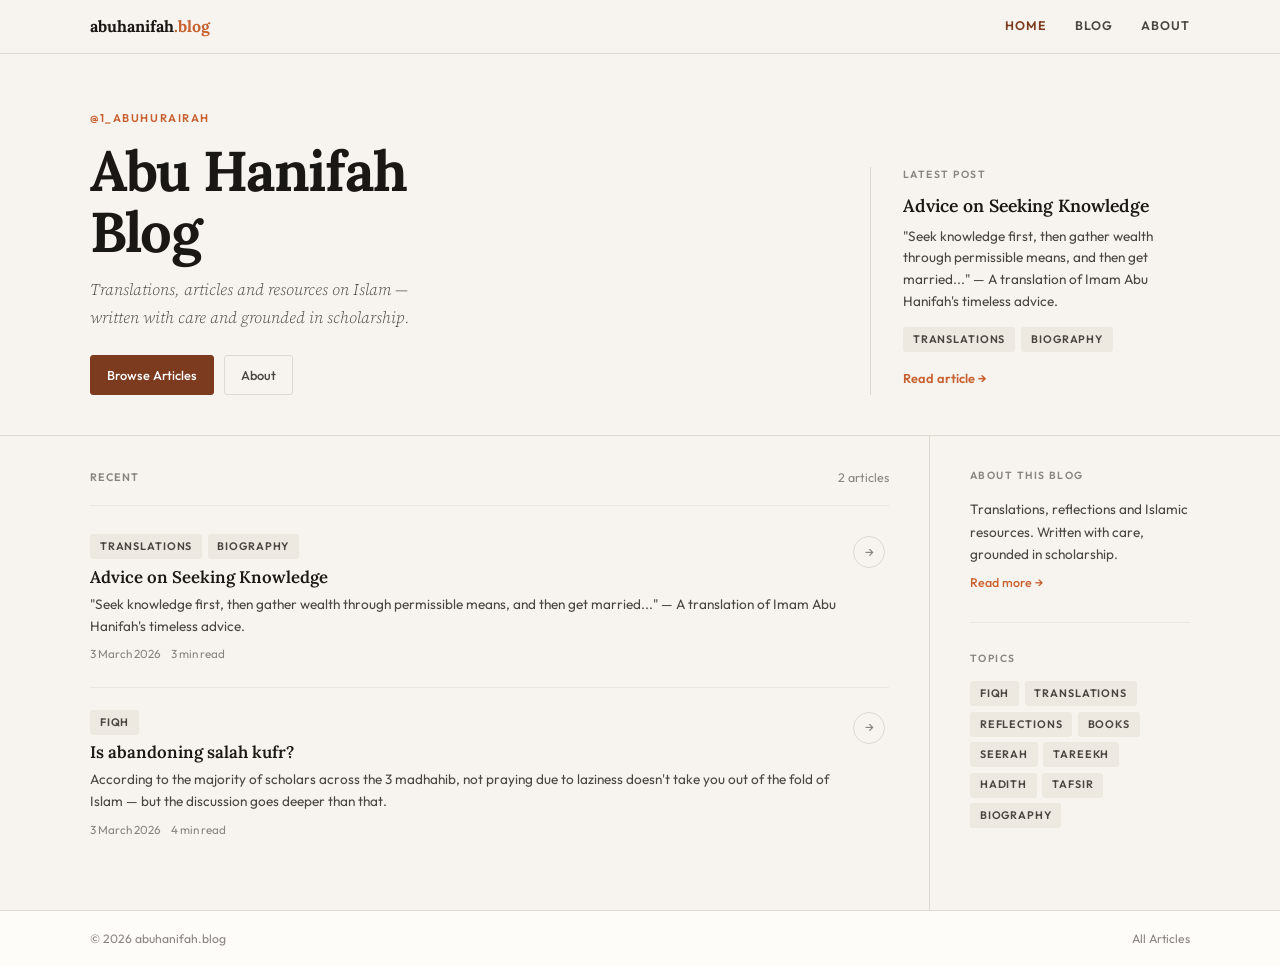
<file: index.html>
<!DOCTYPE html>
<html lang="en">
<head>
  <meta charset="UTF-8" />
  <meta name="viewport" content="width=device-width, initial-scale=1.0" />
  <meta name="description" content="Abu Hanifah Blog — Translations, reflections, and Islamic resources." />
  <title>Abu Hanifah</title>
  <link rel="preconnect" href="https://fonts.googleapis.com">
  <link rel="preconnect" href="https://fonts.gstatic.com" crossorigin>
  <link href="https://fonts.googleapis.com/css2?family=Lora:ital,wght@0,400;0,600;0,700;1,400;1,600&family=Source+Serif+4:ital,opsz,wght@0,8..60,300;0,8..60,400;1,8..60,300;1,8..60,400&family=Outfit:wght@300;400;500;600&display=swap" rel="stylesheet">
  <link rel="stylesheet" href="style.css" />
</head>
<body>
  <header class="site-header">
    <div class="container nav-wrap">
      <a href="index.html" class="logo">abuhanifah<span>.blog</span></a>
      <nav class="nav">
        <a href="index.html" class="active">Home</a>
        <a href="blog.html">Blog</a>
        <a href="about.html">About</a>
      </nav>
    </div>
  </header>

  <main>
    <section class="home-hero">
      <div class="container">
        <div class="home-hero-inner">
          <div class="home-hero-left">
            <span class="kicker">@1_abuhurairah</span>
            <h1>Abu Hanifah<br>Blog</h1>
            <p class="home-tagline">Translations, articles and resources on Islam — written with care and grounded in scholarship.</p>
            <div style="margin-top: 1.5rem; display: flex; gap: 0.6rem; flex-wrap: wrap;">
              <a href="blog.html" class="btn btn-primary">Browse Articles</a>
              <a href="about.html" class="btn btn-ghost">About</a>
            </div>
          </div>
          <div class="home-hero-right" id="latest-post-block">
            <!-- injected by JS -->
          </div>
        </div>
      </div>
    </section>

    <!-- Recent posts -->
    <section>
      <div class="container">
        <div class="content-layout">
          <div class="posts-column">
            <div class="posts-filter-bar">
              <span class="filter-label">Recent</span>
              <span class="posts-count" id="home-count"></span>
            </div>
            <div class="post-list" id="home-post-list"></div>
          </div>
          <aside class="sidebar" id="home-sidebar"></aside>
        </div>
      </div>
    </section>
  </main>

  <footer class="site-footer">
    <div class="container footer-wrap">
      <p>© <span id="year"></span> abuhanifah.blog</p>
      <a href="blog.html">All Articles</a>
    </div>
  </footer>

  <script src="posts.js"></script>
  <script src="script.js"></script>
  <script>
    document.getElementById('year').textContent = new Date().getFullYear();

    // Latest post
    const latest = POSTS[POSTS.length - 1];
    document.getElementById('latest-post-block').innerHTML = `
      <span class="latest-label">Latest Post</span>
      <div class="latest-title"><a href="${latest.file}" style="color:inherit;">${latest.title}</a></div>
      <div class="latest-excerpt">${latest.excerpt}</div>
      <div style="display:flex; gap:0.4rem; flex-wrap:wrap; margin-bottom:0.85rem;">
        ${latest.tags.map(t => `<span class="tag" style="cursor:default; pointer-events:none;">${t}</span>`).join('')}
      </div>
      <a href="${latest.file}" class="text-link">Read article →</a>
    `;

    // Post list (all, max 6 on home)
    const listEl = document.getElementById('home-post-list');
    const shown = [...POSTS].reverse().slice(0, 6);
    document.getElementById('home-count').textContent = `${POSTS.length} article${POSTS.length !== 1 ? 's' : ''}`;
    listEl.innerHTML = shown.map(p => `
      <div class="post-item">
        <div class="post-item-left">
          <div class="post-item-tags">${p.tags.map(t => `<span class="tag" style="cursor:default;">${t}</span>`).join('')}</div>
          <div class="post-item-title"><a href="${p.file}">${p.title}</a></div>
          <div class="post-item-excerpt">${p.excerpt}</div>
          <div class="post-item-meta"><span>${p.date}</span><span>${p.readTime} read</span></div>
        </div>
        <div><a href="${p.file}" class="read-arrow" title="Read">→</a></div>
      </div>
    `).join('');

    // Sidebar
    document.getElementById('home-sidebar').innerHTML = `
      <div class="sidebar-section sidebar-about">
        <span class="sidebar-heading">About this blog</span>
        <p>Translations, reflections and Islamic resources. Written with care, grounded in scholarship.</p>
        <a href="about.html">Read more →</a>
      </div>
      <div class="sidebar-section">
        <span class="sidebar-heading">Topics</span>
        <div class="sidebar-tag-list">
          ${TAGS.map(t => `<a href="blog.html?tag=${t}" class="tag">${t}</a>`).join('')}
        </div>
      </div>
    `;
  </script>
</body>
</html>
</file>
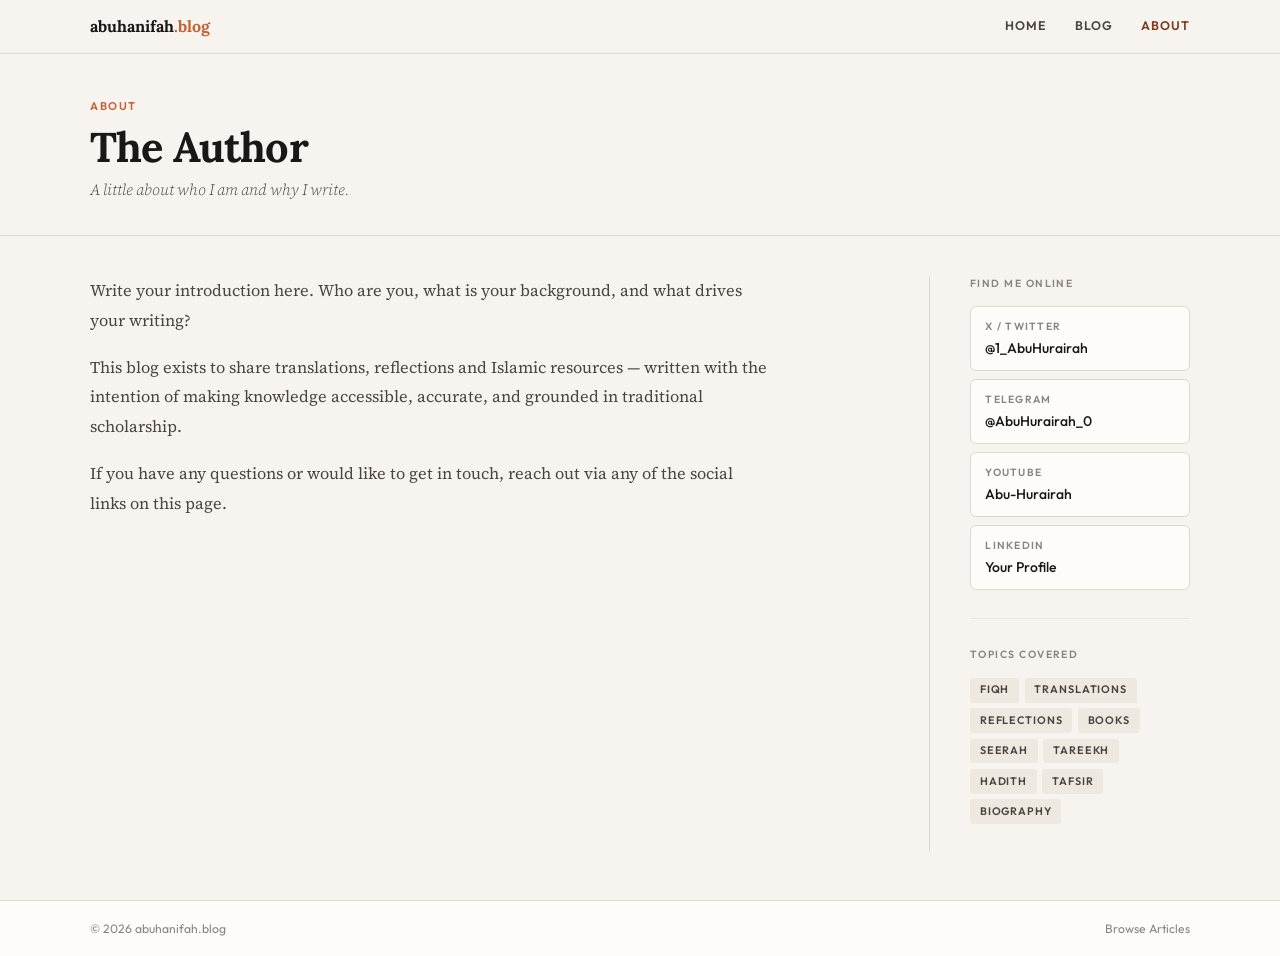
<file: about.html>
<!DOCTYPE html>
<html lang="en">
<head>
  <meta charset="UTF-8" />
  <meta name="viewport" content="width=device-width, initial-scale=1.0" />
  <meta name="description" content="About Abu Hanifah Blog." />
  <title>About | Abu Hanifah Blog</title>
  <link rel="preconnect" href="https://fonts.googleapis.com">
  <link rel="preconnect" href="https://fonts.gstatic.com" crossorigin>
  <link href="https://fonts.googleapis.com/css2?family=Lora:ital,wght@0,400;0,600;0,700;1,400;1,600&family=Source+Serif+4:ital,opsz,wght@0,8..60,300;0,8..60,400;1,8..60,300;1,8..60,400&family=Outfit:wght@300;400;500;600&display=swap" rel="stylesheet">
  <link rel="stylesheet" href="style.css" />
</head>
<body>
  <header class="site-header">
    <div class="container nav-wrap">
      <a href="index.html" class="logo">abuhanifah<span>.blog</span></a>
      <nav class="nav">
        <a href="index.html">Home</a>
        <a href="blog.html">Blog</a>
        <a href="about.html" class="active">About</a>
      </nav>
    </div>
  </header>

  <main>
    <div class="page-hero">
      <div class="container">
        <span class="kicker">About</span>
        <h1>The Author</h1>
        <p class="subtitle">A little about who I am and why I write.</p>
      </div>
    </div>

    <div class="container">
      <div class="about-body">
        <div class="about-prose">
          <!-- ── EDIT YOUR BIO HERE ── -->
          <p>
            Write your introduction here. Who are you, what is your background, and what drives your writing?
          </p>
          <p>
            This blog exists to share translations, reflections and Islamic resources — written with the intention of making knowledge accessible, accurate, and grounded in traditional scholarship.
          </p>
          <p>
            If you have any questions or would like to get in touch, reach out via any of the social links on this page.
          </p>
          <!-- ── END BIO ── -->
        </div>

        <aside class="about-sidebar">
          <div class="sidebar-section">
            <span class="sidebar-heading">Find me online</span>
            <div class="social-list">
              <a class="social-item" href="https://x.com/1_AbuHurairah" target="_blank" rel="noopener noreferrer">
                <span class="platform">X / Twitter</span>
                <span class="handle">@1_AbuHurairah</span>
              </a>
              <a class="social-item" href="https://t.me/AbuHurairah_0" target="_blank" rel="noopener noreferrer">
                <span class="platform">Telegram</span>
                <span class="handle">@AbuHurairah_0</span>
              </a>
              <a class="social-item" href="https://www.youtube.com/@1_AbuHurairah" target="_blank" rel="noopener noreferrer">
                <span class="platform">YouTube</span>
                <span class="handle">Abu-Hurairah</span>
              </a>
              <a class="social-item" href="#" target="_blank" rel="noopener noreferrer">
                <span class="platform">LinkedIn</span>
                <span class="handle">Your Profile</span>
              </a>
            </div>
          </div>

          <div class="sidebar-section">
            <span class="sidebar-heading">Topics covered</span>
            <div class="sidebar-tag-list" id="about-tags"></div>
          </div>
        </aside>
      </div>
    </div>
  </main>

  <footer class="site-footer">
    <div class="container footer-wrap">
      <p>© <span id="year"></span> abuhanifah.blog</p>
      <a href="blog.html">Browse Articles</a>
    </div>
  </footer>

  <script src="posts.js"></script>
  <script src="script.js"></script>
  <script>
    document.getElementById('year').textContent = new Date().getFullYear();
    document.getElementById('about-tags').innerHTML = TAGS.map(t =>
      `<a href="blog.html?tag=${t}" class="tag">${t}</a>`
    ).join('');
  </script>
</body>
</html>
</file>
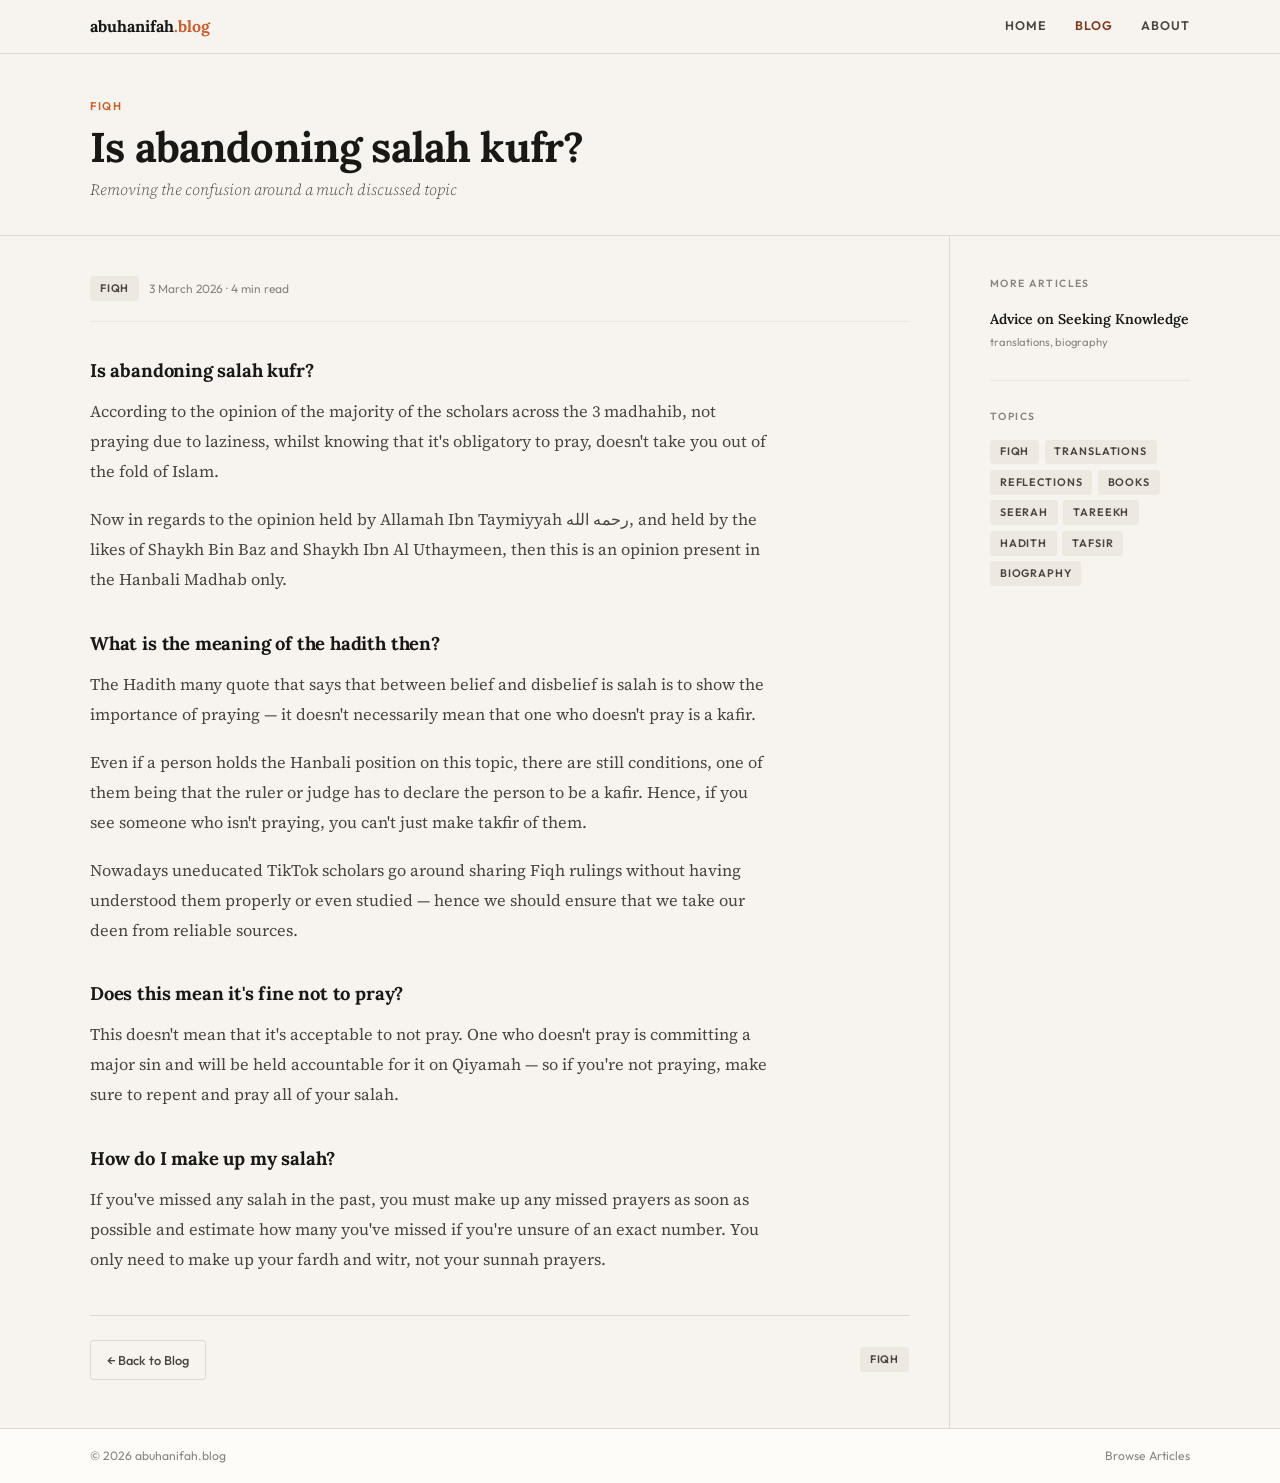
<file: article1.html>
<!DOCTYPE html>
<html lang="en">
<head>
  <meta charset="UTF-8" />
  <meta name="viewport" content="width=device-width, initial-scale=1.0" />
  <meta name="description" content="Is abandoning salah kufr? Removing the confusion around a much discussed topic." />
  <title>Is abandoning salah kufr? | Abu Hanifah Blog</title>
  <link rel="preconnect" href="https://fonts.googleapis.com">
  <link rel="preconnect" href="https://fonts.gstatic.com" crossorigin>
  <link href="https://fonts.googleapis.com/css2?family=Lora:ital,wght@0,400;0,600;0,700;1,400;1,600&family=Source+Serif+4:ital,opsz,wght@0,8..60,300;0,8..60,400;1,8..60,300;1,8..60,400&family=Outfit:wght@300;400;500;600&display=swap" rel="stylesheet">
  <link rel="stylesheet" href="style.css" />
</head>
<body>
  <header class="site-header">
    <div class="container nav-wrap">
      <a href="index.html" class="logo">abuhanifah<span>.blog</span></a>
      <nav class="nav">
        <a href="index.html">Home</a>
        <a href="blog.html" class="active">Blog</a>
        <a href="about.html">About</a>
      </nav>
    </div>
  </header>

  <main>
    <div class="page-hero">
      <div class="container">
        <span class="kicker">Fiqh</span>
        <h1>Is abandoning salah kufr?</h1>
        <p class="subtitle">Removing the confusion around a much discussed topic</p>
      </div>
    </div>

    <div class="container">
      <div class="article-layout">
        <article class="article-main">
          <div class="article-meta-row">
            <span class="tag" style="cursor:default;">fiqh</span>
            <span class="meta-date">3 March 2026 · 4 min read</span>
          </div>

          <div class="article-body">
            <h3>Is abandoning salah kufr?</h3>
            <p>
              According to the opinion of the majority of the scholars across the 3 madhahib, not praying due to laziness, whilst knowing that it's obligatory to pray, doesn't take you out of the fold of Islam.
            </p>
            <p>
              Now in regards to the opinion held by Allamah Ibn Taymiyyah رحمه الله, and held by the likes of Shaykh Bin Baz and Shaykh Ibn Al Uthaymeen, then this is an opinion present in the Hanbali Madhab only.
            </p>

            <h3>What is the meaning of the hadith then?</h3>
            <p>
              The Hadith many quote that says that between belief and disbelief is salah is to show the importance of praying — it doesn't necessarily mean that one who doesn't pray is a kafir.
            </p>
            <p>
              Even if a person holds the Hanbali position on this topic, there are still conditions, one of them being that the ruler or judge has to declare the person to be a kafir. Hence, if you see someone who isn't praying, you can't just make takfir of them.
            </p>
            <p>
              Nowadays uneducated TikTok scholars go around sharing Fiqh rulings without having understood them properly or even studied — hence we should ensure that we take our deen from reliable sources.
            </p>

            <h3>Does this mean it's fine not to pray?</h3>
            <p>
              This doesn't mean that it's acceptable to not pray. One who doesn't pray is committing a major sin and will be held accountable for it on Qiyamah — so if you're not praying, make sure to repent and pray all of your salah.
            </p>

            <h3>How do I make up my salah?</h3>
            <p>
              If you've missed any salah in the past, you must make up any missed prayers as soon as possible and estimate how many you've missed if you're unsure of an exact number. You only need to make up your fardh and witr, not your sunnah prayers.
            </p>
          </div>

          <div class="article-footer">
            <a href="blog.html" class="btn btn-ghost">← Back to Blog</a>
            <div style="display:flex; gap:0.4rem;">
              <span class="tag" style="cursor:default;">fiqh</span>
            </div>
          </div>
        </article>

        <aside class="article-sidebar" id="article1-sidebar"></aside>
      </div>
    </div>
  </main>

  <footer class="site-footer">
    <div class="container footer-wrap">
      <p>© <span id="year"></span> abuhanifah.blog</p>
      <a href="blog.html">Browse Articles</a>
    </div>
  </footer>

  <script src="posts.js"></script>
  <script src="script.js"></script>
  <script>
    document.getElementById('year').textContent = new Date().getFullYear();
    const thisFile = 'article1.html';
    const others = [...POSTS].reverse().filter(p => p.file !== thisFile).slice(0, 4);
    document.getElementById('article1-sidebar').innerHTML = `
      <div class="sidebar-section">
        <span class="sidebar-heading">More Articles</span>
        <div class="sidebar-recent">
          ${others.map(p => `
            <div class="sidebar-recent-item">
              <a href="${p.file}">${p.title}</a>
              <div class="meta">${p.tags.join(', ')}</div>
            </div>
          `).join('')}
        </div>
      </div>
      <div class="sidebar-section">
        <span class="sidebar-heading">Topics</span>
        <div class="sidebar-tag-list">
          ${TAGS.map(t => `<a href="blog.html?tag=${t}" class="tag">${t}</a>`).join('')}
        </div>
      </div>
    `;
  </script>
</body>
</html>
</file>
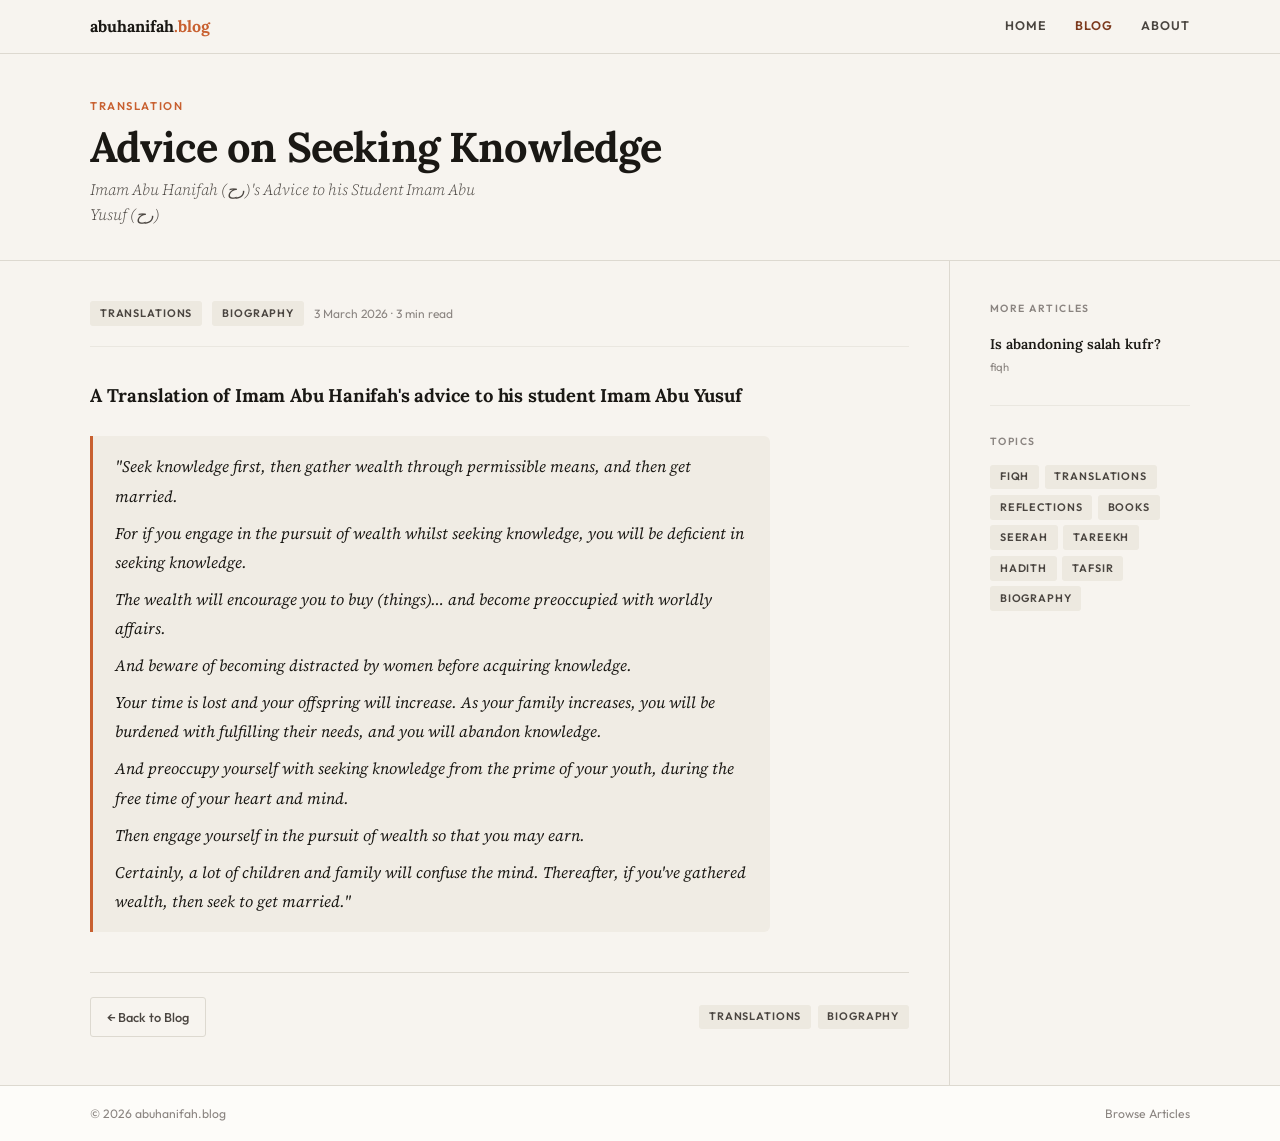
<file: article2.html>
<!DOCTYPE html>
<html lang="en">
<head>
  <meta charset="UTF-8" />
  <meta name="viewport" content="width=device-width, initial-scale=1.0" />
  <meta name="description" content="Imam Abu Hanifah's advice to his student Imam Abu Yusuf on seeking knowledge." />
  <title>Advice on Seeking Knowledge | Abu Hanifah Blog</title>
  <link rel="preconnect" href="https://fonts.googleapis.com">
  <link rel="preconnect" href="https://fonts.gstatic.com" crossorigin>
  <link href="https://fonts.googleapis.com/css2?family=Lora:ital,wght@0,400;0,600;0,700;1,400;1,600&family=Source+Serif+4:ital,opsz,wght@0,8..60,300;0,8..60,400;1,8..60,300;1,8..60,400&family=Outfit:wght@300;400;500;600&display=swap" rel="stylesheet">
  <link rel="stylesheet" href="style.css" />
</head>
<body>
  <header class="site-header">
    <div class="container nav-wrap">
      <a href="index.html" class="logo">abuhanifah<span>.blog</span></a>
      <nav class="nav">
        <a href="index.html">Home</a>
        <a href="blog.html" class="active">Blog</a>
        <a href="about.html">About</a>
      </nav>
    </div>
  </header>

  <main>
    <div class="page-hero">
      <div class="container">
        <span class="kicker">Translation</span>
        <h1>Advice on Seeking Knowledge</h1>
        <p class="subtitle">Imam Abu Hanifah (رح)'s Advice to his Student Imam Abu Yusuf (رح)</p>
      </div>
    </div>

    <div class="container">
      <div class="article-layout">
        <article class="article-main">
          <div class="article-meta-row">
            <span class="tag" style="cursor:default;">translations</span>
            <span class="tag" style="cursor:default;">biography</span>
            <span class="meta-date">3 March 2026 · 3 min read</span>
          </div>

          <div class="article-body">
            <h3>A Translation of Imam Abu Hanifah's advice to his student Imam Abu Yusuf</h3>
            <blockquote>
              <p>"Seek knowledge first, then gather wealth through permissible means, and then get married.</p>
              <p>For if you engage in the pursuit of wealth whilst seeking knowledge, you will be deficient in seeking knowledge.</p>
              <p>The wealth will encourage you to buy (things)… and become preoccupied with worldly affairs.</p>
              <p>And beware of becoming distracted by women before acquiring knowledge.</p>
              <p>Your time is lost and your offspring will increase. As your family increases, you will be burdened with fulfilling their needs, and you will abandon knowledge.</p>
              <p>And preoccupy yourself with seeking knowledge from the prime of your youth, during the free time of your heart and mind.</p>
              <p>Then engage yourself in the pursuit of wealth so that you may earn.</p>
              <p>Certainly, a lot of children and family will confuse the mind. Thereafter, if you've gathered wealth, then seek to get married."</p>
            </blockquote>
          </div>

          <div class="article-footer">
            <a href="blog.html" class="btn btn-ghost">← Back to Blog</a>
            <div style="display:flex; gap:0.4rem;">
              <span class="tag" style="cursor:default;">translations</span>
              <span class="tag" style="cursor:default;">biography</span>
            </div>
          </div>
        </article>

        <aside class="article-sidebar" id="article2-sidebar"></aside>
      </div>
    </div>
  </main>

  <footer class="site-footer">
    <div class="container footer-wrap">
      <p>© <span id="year"></span> abuhanifah.blog</p>
      <a href="blog.html">Browse Articles</a>
    </div>
  </footer>

  <script src="posts.js"></script>
  <script src="script.js"></script>
  <script>
    document.getElementById('year').textContent = new Date().getFullYear();
    const thisFile = 'article2.html';
    const others = [...POSTS].reverse().filter(p => p.file !== thisFile).slice(0, 4);
    document.getElementById('article2-sidebar').innerHTML = `
      <div class="sidebar-section">
        <span class="sidebar-heading">More Articles</span>
        <div class="sidebar-recent">
          ${others.map(p => `
            <div class="sidebar-recent-item">
              <a href="${p.file}">${p.title}</a>
              <div class="meta">${p.tags.join(', ')}</div>
            </div>
          `).join('')}
        </div>
      </div>
      <div class="sidebar-section">
        <span class="sidebar-heading">Topics</span>
        <div class="sidebar-tag-list">
          ${TAGS.map(t => `<a href="blog.html?tag=${t}" class="tag">${t}</a>`).join('')}
        </div>
      </div>
    `;
  </script>
</body>
</html>
</file>
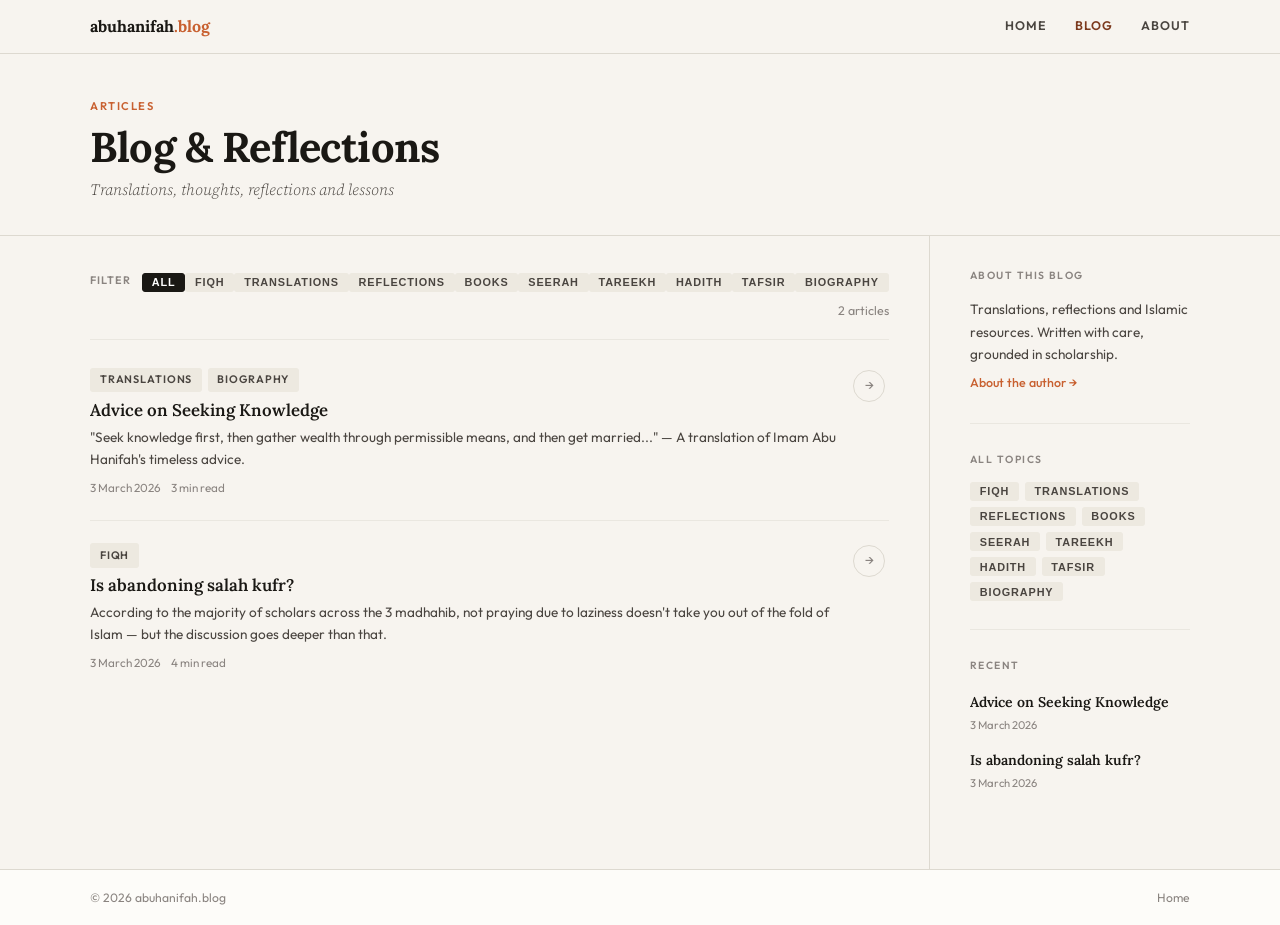
<file: blog.html>
<!DOCTYPE html>
<html lang="en">
<head>
  <meta charset="UTF-8" />
  <meta name="viewport" content="width=device-width, initial-scale=1.0" />
  <meta name="description" content="All articles — Abu Hanifah Blog." />
  <title>Blog | Abu Hanifah</title>
  <link rel="preconnect" href="https://fonts.googleapis.com">
  <link rel="preconnect" href="https://fonts.gstatic.com" crossorigin>
  <link href="https://fonts.googleapis.com/css2?family=Lora:ital,wght@0,400;0,600;0,700;1,400;1,600&family=Source+Serif+4:ital,opsz,wght@0,8..60,300;0,8..60,400;1,8..60,300;1,8..60,400&family=Outfit:wght@300;400;500;600&display=swap" rel="stylesheet">
  <link rel="stylesheet" href="style.css" />
</head>
<body>
  <header class="site-header">
    <div class="container nav-wrap">
      <a href="index.html" class="logo">abuhanifah<span>.blog</span></a>
      <nav class="nav">
        <a href="index.html">Home</a>
        <a href="blog.html" class="active">Blog</a>
        <a href="about.html">About</a>
      </nav>
    </div>
  </header>

  <main>
    <div class="page-hero">
      <div class="container">
        <span class="kicker">Articles</span>
        <h1>Blog & Reflections</h1>
        <p class="subtitle">Translations, thoughts, reflections and lessons</p>
      </div>
    </div>

    <section>
      <div class="container">
        <div class="content-layout">
          <div class="posts-column">
            <div class="posts-filter-bar">
              <span class="filter-label">Filter</span>
              <div id="filter-tags"></div>
              <span class="posts-count" id="blog-count"></span>
            </div>
            <div class="post-list" id="blog-post-list"></div>
          </div>
          <aside class="sidebar" id="blog-sidebar"></aside>
        </div>
      </div>
    </section>
  </main>

  <footer class="site-footer">
    <div class="container footer-wrap">
      <p>© <span id="year"></span> abuhanifah.blog</p>
      <a href="index.html">Home</a>
    </div>
  </footer>

  <script src="posts.js"></script>
  <script src="script.js"></script>
  <script>
    document.getElementById('year').textContent = new Date().getFullYear();

    // Read tag from URL ?tag=xxx
    const params = new URLSearchParams(window.location.search);
    let activeTag = params.get('tag') || 'all';

    function renderPosts(tag) {
      const filtered = tag === 'all' ? [...POSTS].reverse() : [...POSTS].reverse().filter(p => p.tags.includes(tag));
      const countEl = document.getElementById('blog-count');
      countEl.textContent = `${filtered.length} article${filtered.length !== 1 ? 's' : ''}`;

      const listEl = document.getElementById('blog-post-list');
      if (filtered.length === 0) {
        listEl.innerHTML = `<p class="no-results">No articles tagged "${tag}" yet.</p>`;
        return;
      }
      listEl.innerHTML = filtered.map(p => `
        <div class="post-item">
          <div class="post-item-left">
            <div class="post-item-tags">${p.tags.map(t => `<span class="tag" style="cursor:default;">${t}</span>`).join('')}</div>
            <div class="post-item-title"><a href="${p.file}">${p.title}</a></div>
            <div class="post-item-excerpt">${p.excerpt}</div>
            <div class="post-item-meta"><span>${p.date}</span><span>${p.readTime} read</span></div>
          </div>
          <div><a href="${p.file}" class="read-arrow" title="Read">→</a></div>
        </div>
      `).join('');
    }

    function renderFilterTags(active) {
      const container = document.getElementById('filter-tags');
      const allTags = ['all', ...TAGS];
      container.innerHTML = allTags.map(t =>
        `<button class="tag${t === 'all' ? ' tag-all' : ''}${t === active ? ' active' : ''}" data-tag="${t}">${t === 'all' ? 'All' : t}</button>`
      ).join('');
      container.querySelectorAll('.tag').forEach(btn => {
        btn.addEventListener('click', () => {
          activeTag = btn.dataset.tag;
          renderFilterTags(activeTag);
          renderPosts(activeTag);
          // update URL without reload
          const url = new URL(window.location);
          if (activeTag === 'all') url.searchParams.delete('tag');
          else url.searchParams.set('tag', activeTag);
          window.history.replaceState({}, '', url);
        });
      });
    }

    // Sidebar
    document.getElementById('blog-sidebar').innerHTML = `
      <div class="sidebar-section sidebar-about">
        <span class="sidebar-heading">About this blog</span>
        <p>Translations, reflections and Islamic resources. Written with care, grounded in scholarship.</p>
        <a href="about.html">About the author →</a>
      </div>
      <div class="sidebar-section">
        <span class="sidebar-heading">All Topics</span>
        <div class="sidebar-tag-list">
          ${TAGS.map(t => `<button class="tag sidebar-tag-btn" data-tag="${t}">${t}</button>`).join('')}
        </div>
      </div>
      <div class="sidebar-section">
        <span class="sidebar-heading">Recent</span>
        <div class="sidebar-recent">
          ${[...POSTS].reverse().slice(0, 5).map(p => `
            <div class="sidebar-recent-item">
              <a href="${p.file}">${p.title}</a>
              <div class="meta">${p.date}</div>
            </div>
          `).join('')}
        </div>
      </div>
    `;

    // Sidebar tag buttons sync with main filter
    document.querySelectorAll('.sidebar-tag-btn').forEach(btn => {
      btn.addEventListener('click', () => {
        activeTag = btn.dataset.tag;
        renderFilterTags(activeTag);
        renderPosts(activeTag);
        window.scrollTo({ top: 0, behavior: 'smooth' });
      });
    });

    renderFilterTags(activeTag);
    renderPosts(activeTag);
  </script>
</body>
</html>
</file>
<file: style.css>
@import url('https://fonts.googleapis.com/css2?family=Lora:ital,wght@0,400;0,600;0,700;1,400;1,600&family=Source+Serif+4:ital,opsz,wght@0,8..60,300;0,8..60,400;1,8..60,300;1,8..60,400&family=Outfit:wght@300;400;500;600&display=swap');

:root {
  --bg:          #f7f4ef;
  --bg-deep:     #f0ece4;
  --surface:     #fdfcf9;
  --ink:         #1a1814;
  --ink-mid:     #4a4540;
  --ink-soft:    #8a8480;
  --line:        #ddd9d0;
  --line-light:  #eae7e0;
  --accent:      #7c3a1e;
  --accent-light:#c86030;
  --tag-bg:      #ede9e0;
  --radius:      3px;
  --radius-md:   6px;
  --max-prose:   680px;
}

*, *::before, *::after { box-sizing: border-box; margin: 0; padding: 0; }
html { scroll-behavior: smooth; }

body {
  font-family: 'Outfit', system-ui, sans-serif;
  background: var(--bg);
  color: var(--ink);
  line-height: 1.6;
  -webkit-font-smoothing: antialiased;
}

a { color: inherit; text-decoration: none; }
img { max-width: 100%; display: block; }

.container {
  width: min(1100px, calc(100% - 2.5rem));
  margin: 0 auto;
}

/* HEADER */
.site-header {
  position: sticky; top: 0; z-index: 100;
  background: rgba(247, 244, 239, 0.96);
  backdrop-filter: blur(12px);
  border-bottom: 1px solid var(--line);
}
.nav-wrap {
  display: flex; align-items: center; justify-content: space-between;
  padding: 0.85rem 0; gap: 1.5rem;
}
.logo {
  font-family: 'Lora', Georgia, serif;
  font-size: 1rem; font-weight: 700; color: var(--ink);
  transition: opacity 0.18s;
}
.logo:hover { opacity: 0.55; }
.logo span { color: var(--accent-light); }
.nav { display: flex; gap: 1.75rem; align-items: center; }
.nav a {
  font-size: 0.78rem; font-weight: 600;
  letter-spacing: 0.08em; text-transform: uppercase;
  color: var(--ink-mid); transition: color 0.18s;
}
.nav a.active, .nav a:hover { color: var(--accent); }

/* HOME HERO */
.home-hero {
  padding: 3.5rem 0 2.5rem;
  border-bottom: 1px solid var(--line);
}
.home-hero-inner {
  display: grid; grid-template-columns: 1fr 320px;
  gap: 3rem; align-items: end;
}
.kicker {
  font-size: 0.7rem; font-weight: 600;
  letter-spacing: 0.14em; text-transform: uppercase;
  color: var(--accent-light); display: block; margin-bottom: 0.75rem;
}
.home-hero h1 {
  font-family: 'Lora', Georgia, serif;
  font-size: clamp(2.2rem, 5vw, 3.5rem);
  line-height: 1.1; letter-spacing: -0.025em; font-weight: 700;
  margin-bottom: 0.85rem;
}
.home-tagline {
  font-family: 'Source Serif 4', Georgia, serif;
  font-size: 1rem; font-style: italic; font-weight: 300;
  color: var(--ink-mid); max-width: 44ch; line-height: 1.7;
}
.home-hero-right {
  border-left: 1px solid var(--line); padding-left: 2rem;
  padding-bottom: 0.25rem;
}
.latest-label {
  font-size: 0.65rem; font-weight: 600;
  letter-spacing: 0.14em; text-transform: uppercase;
  color: var(--ink-soft); margin-bottom: 0.75rem; display: block;
}
.latest-title {
  font-family: 'Lora', Georgia, serif;
  font-size: 1.1rem; line-height: 1.3; font-weight: 600;
  color: var(--ink); margin-bottom: 0.45rem;
}
.latest-excerpt {
  font-size: 0.85rem; color: var(--ink-mid); line-height: 1.6; margin-bottom: 0.9rem;
}

/* TAG STRIP */
.tag-strip {
  padding: 1.1rem 0; border-bottom: 1px solid var(--line);
  display: flex; align-items: center; gap: 0.5rem; flex-wrap: wrap;
}
.tag-strip-label {
  font-size: 0.65rem; font-weight: 600;
  letter-spacing: 0.12em; text-transform: uppercase;
  color: var(--ink-soft); margin-right: 0.3rem;
}

/* CONTENT SPLIT */
.content-layout {
  display: grid; grid-template-columns: 1fr 260px; gap: 0;
}
.posts-column {
  padding: 2rem 2.5rem 3rem 0;
  border-right: 1px solid var(--line);
}
.sidebar { padding: 2rem 0 3rem 2.5rem; }

/* FILTER BAR */
.posts-filter-bar {
  display: flex; align-items: center; gap: 0.45rem;
  flex-wrap: wrap; margin-bottom: 1.75rem;
  padding-bottom: 1.1rem; border-bottom: 1px solid var(--line-light);
}
.filter-label {
  font-size: 0.68rem; font-weight: 600;
  letter-spacing: 0.1em; text-transform: uppercase;
  color: var(--ink-soft); margin-right: 0.2rem;
}
.posts-count { font-size: 0.78rem; color: var(--ink-soft); margin-left: auto; }

/* POST LIST */
.post-list { display: flex; flex-direction: column; }
.post-item {
  padding: 1.4rem 0;
  border-bottom: 1px solid var(--line-light);
  display: grid; grid-template-columns: 1fr 36px;
  gap: 1rem; align-items: start;
}
.post-item:first-child { padding-top: 0; }
.post-item:last-child { border-bottom: none; }
.post-item-tags { display: flex; gap: 0.35rem; flex-wrap: wrap; margin-bottom: 0.45rem; }
.post-item-title {
  font-family: 'Lora', Georgia, serif;
  font-size: 1.05rem; font-weight: 600; line-height: 1.3;
  color: var(--ink); margin-bottom: 0.35rem;
  transition: color 0.18s;
}
.post-item-title:hover { color: var(--accent); }
.post-item-excerpt {
  font-size: 0.85rem; color: var(--ink-mid); line-height: 1.6;
  margin-bottom: 0.5rem;
  display: -webkit-box; -webkit-line-clamp: 2;
  -webkit-box-orient: vertical; overflow: hidden;
}
.post-item-meta { font-size: 0.73rem; color: var(--ink-soft); }
.post-item-meta span { margin-right: 0.65rem; }
.read-arrow {
  display: inline-flex; align-items: center; justify-content: center;
  width: 32px; height: 32px;
  border: 1px solid var(--line); border-radius: 50%;
  font-size: 0.85rem; color: var(--ink-soft);
  transition: all 0.18s; flex-shrink: 0; margin-top: 2px;
}
.read-arrow:hover { border-color: var(--accent); color: var(--accent); background: var(--tag-bg); }
.no-results { padding: 2.5rem 0; font-size: 0.9rem; color: var(--ink-soft); font-style: italic; }

/* TAGS */
.tag {
  display: inline-block; padding: 0.17rem 0.55rem;
  border-radius: var(--radius); background: var(--tag-bg);
  color: var(--ink-mid); font-size: 0.68rem; font-weight: 600;
  text-transform: uppercase; letter-spacing: 0.08em;
  cursor: pointer; border: 1px solid transparent;
  transition: all 0.18s; user-select: none;
}
.tag:hover, .tag.active { background: var(--accent); color: #fff; border-color: var(--accent); }
.tag.tag-all.active { background: var(--ink); color: #fff; border-color: var(--ink); }
.tag.tag-all:not(.active):hover { background: var(--accent); color: #fff; border-color: var(--accent); }

/* SIDEBAR */
.sidebar-section { margin-bottom: 1.75rem; padding-bottom: 1.75rem; border-bottom: 1px solid var(--line-light); }
.sidebar-section:last-child { border-bottom: none; margin-bottom: 0; }
.sidebar-heading {
  font-size: 0.65rem; font-weight: 600;
  letter-spacing: 0.14em; text-transform: uppercase;
  color: var(--ink-soft); margin-bottom: 0.85rem; display: block;
}
.sidebar-tag-list { display: flex; flex-wrap: wrap; gap: 0.35rem; }
.sidebar-recent { display: flex; flex-direction: column; gap: 0.8rem; }
.sidebar-recent-item a {
  font-family: 'Lora', Georgia, serif;
  font-size: 0.875rem; line-height: 1.35; font-weight: 600;
  color: var(--ink); transition: color 0.18s;
}
.sidebar-recent-item a:hover { color: var(--accent); }
.sidebar-recent-item .meta { font-size: 0.7rem; color: var(--ink-soft); margin-top: 0.15rem; }
.sidebar-about p { font-size: 0.85rem; color: var(--ink-mid); line-height: 1.65; }
.sidebar-about a { font-size: 0.78rem; color: var(--accent-light); font-weight: 500; display: inline-block; margin-top: 0.45rem; }
.sidebar-about a:hover { text-decoration: underline; }

/* PAGE HERO */
.page-hero { padding: 2.75rem 0 2rem; border-bottom: 1px solid var(--line); }
.page-hero .kicker { margin-bottom: 0.5rem; }
.page-hero h1 {
  font-family: 'Lora', Georgia, serif;
  font-size: clamp(1.75rem, 4vw, 2.6rem);
  line-height: 1.12; letter-spacing: -0.02em; font-weight: 700; margin-bottom: 0.5rem;
}
.page-hero .subtitle {
  font-family: 'Source Serif 4', Georgia, serif;
  font-style: italic; font-size: 0.975rem;
  color: var(--ink-mid); font-weight: 300; max-width: 52ch;
}

/* ARTICLE */
.article-layout { display: grid; grid-template-columns: 1fr 240px; gap: 0; }
.article-main { padding: 2.5rem 2.5rem 3rem 0; border-right: 1px solid var(--line); }
.article-sidebar { padding: 2.5rem 0 3rem 2.5rem; }
.article-meta-row {
  display: flex; align-items: center; gap: 0.65rem; flex-wrap: wrap;
  margin-bottom: 2rem; padding-bottom: 1.25rem; border-bottom: 1px solid var(--line-light);
}
.meta-date { font-size: 0.75rem; color: var(--ink-soft); }
.article-body {
  font-family: 'Source Serif 4', Georgia, serif;
  font-size: 1.025rem; line-height: 1.82; color: var(--ink-mid);
  max-width: var(--max-prose);
}
.article-body p { margin-bottom: 1.15rem; }
.article-body h3 {
  font-family: 'Lora', Georgia, serif;
  font-size: 1.15rem; font-weight: 700; color: var(--ink);
  letter-spacing: -0.01em; margin: 2rem 0 0.6rem;
}
.article-body h3:first-child { margin-top: 0; }
.article-body blockquote {
  margin: 1.5rem 0; padding: 1rem 1.4rem;
  border-left: 3px solid var(--accent-light);
  background: var(--bg-deep);
  border-radius: 0 var(--radius-md) var(--radius-md) 0;
}
.article-body blockquote p { font-style: italic; color: var(--ink); margin: 0 0 0.5rem; font-size: 1rem; }
.article-body blockquote p:last-child { margin: 0; }
.article-footer {
  margin-top: 2.5rem; padding-top: 1.5rem; border-top: 1px solid var(--line);
  display: flex; align-items: center; justify-content: space-between;
  gap: 1rem; flex-wrap: wrap;
}

/* ABOUT */
.about-body { display: grid; grid-template-columns: 1fr 260px; gap: 0; padding: 2.5rem 0 3rem; }
.about-prose { padding-right: 3rem; border-right: 1px solid var(--line); }
.about-prose p {
  font-family: 'Source Serif 4', Georgia, serif;
  font-size: 1.025rem; line-height: 1.8; color: var(--ink-mid); margin-bottom: 1.1rem;
  max-width: var(--max-prose);
}
.about-sidebar { padding-left: 2.5rem; }
.social-list { display: flex; flex-direction: column; gap: 0.5rem; }
.social-item {
  display: flex; flex-direction: column; padding: 0.7rem 0.9rem;
  background: var(--surface); border: 1px solid var(--line);
  border-radius: var(--radius-md); transition: border-color 0.18s, box-shadow 0.18s;
}
.social-item:hover { border-color: var(--accent); box-shadow: 0 2px 10px rgba(124,58,30,0.1); }
.social-item .platform {
  font-size: 0.65rem; font-weight: 600;
  letter-spacing: 0.12em; text-transform: uppercase; color: var(--ink-soft);
}
.social-item .handle { font-size: 0.875rem; font-weight: 500; color: var(--ink); margin-top: 0.1rem; }

/* BUTTONS */
.btn {
  display: inline-flex; align-items: center; gap: 0.35rem;
  padding: 0.55rem 1rem; border-radius: var(--radius);
  font-size: 0.8rem; font-weight: 500;
  border: 1px solid transparent; cursor: pointer; transition: all 0.18s;
}
.btn-primary { background: var(--accent); color: #fff; border-color: var(--accent); }
.btn-primary:hover { background: var(--accent-light); border-color: var(--accent-light); }
.btn-ghost { background: transparent; color: var(--ink-mid); border-color: var(--line); }
.btn-ghost:hover { border-color: var(--ink-mid); color: var(--ink); }
.text-link {
  font-size: 0.8rem; font-weight: 600; color: var(--accent-light);
  display: inline-flex; align-items: center; gap: 0.3rem; transition: gap 0.18s, opacity 0.18s;
}
.text-link:hover { gap: 0.5rem; opacity: 0.75; }

/* FOOTER */
.site-footer { border-top: 1px solid var(--line); background: var(--surface); }
.footer-wrap { display: flex; align-items: center; justify-content: space-between; padding: 1.1rem 0; gap: 1rem; }
.site-footer p, .site-footer a { font-size: 0.76rem; color: var(--ink-soft); margin: 0; transition: color 0.18s; }
.site-footer a:hover { color: var(--accent); }

/* ANIMATIONS */
@keyframes fadeUp { from { opacity: 0; transform: translateY(10px); } to { opacity: 1; transform: translateY(0); } }
.home-hero-left { animation: fadeUp 0.5s ease both; }
.home-hero-right { animation: fadeUp 0.5s 0.1s ease both; }

/* RESPONSIVE */
@media (max-width: 860px) {
  .home-hero-inner, .content-layout, .article-layout, .about-body { grid-template-columns: 1fr; }
  .home-hero-right { border-left: none; border-top: 1px solid var(--line); padding: 1.5rem 0 0; }
  .posts-column { padding: 2rem 0; border-right: none; border-bottom: 1px solid var(--line); }
  .sidebar { padding: 2rem 0; }
  .article-main { padding: 2rem 0; border-right: none; border-bottom: 1px solid var(--line); }
  .article-sidebar { padding: 2rem 0; }
  .about-prose { padding-right: 0; border-right: none; padding-bottom: 2rem; border-bottom: 1px solid var(--line); }
  .about-sidebar { padding: 2rem 0 0; }
}
@media (max-width: 580px) {
  .nav { gap: 1.25rem; }
  .footer-wrap { flex-direction: column; align-items: flex-start; }
}
</file>
